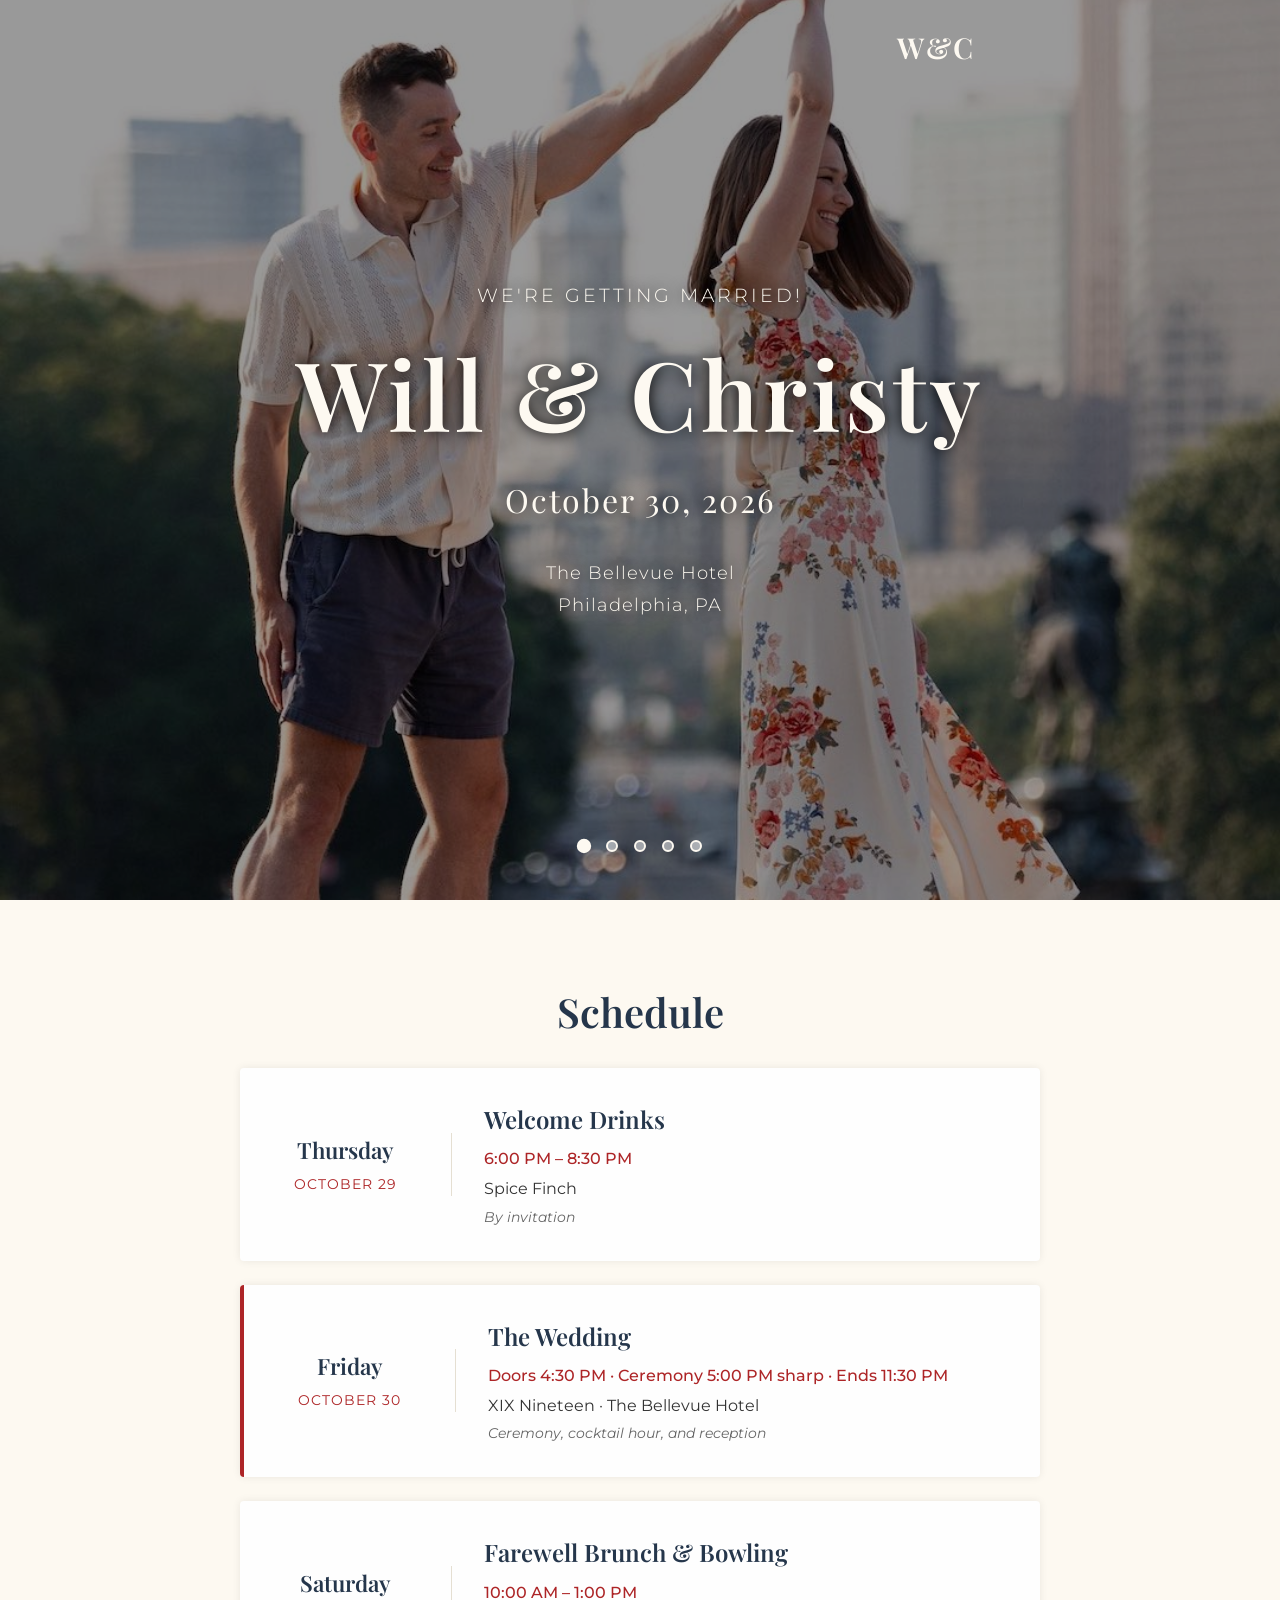
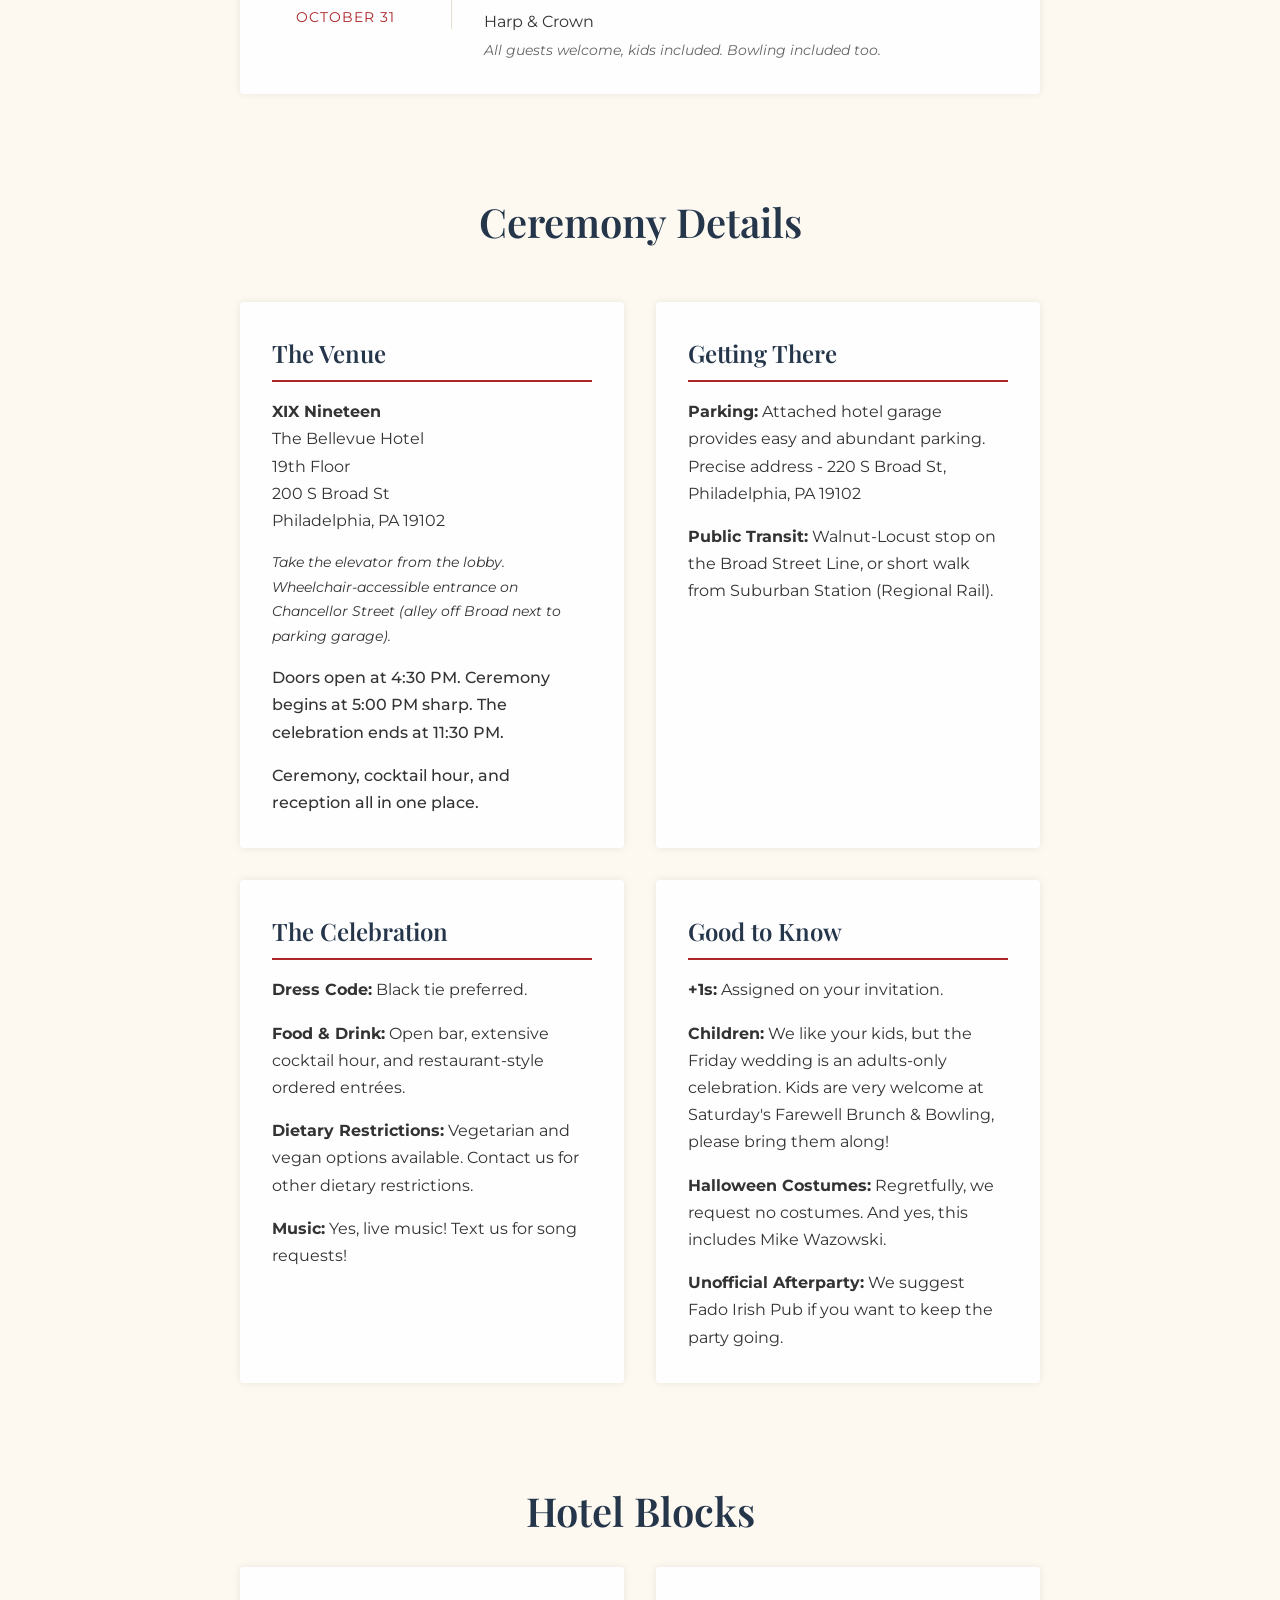
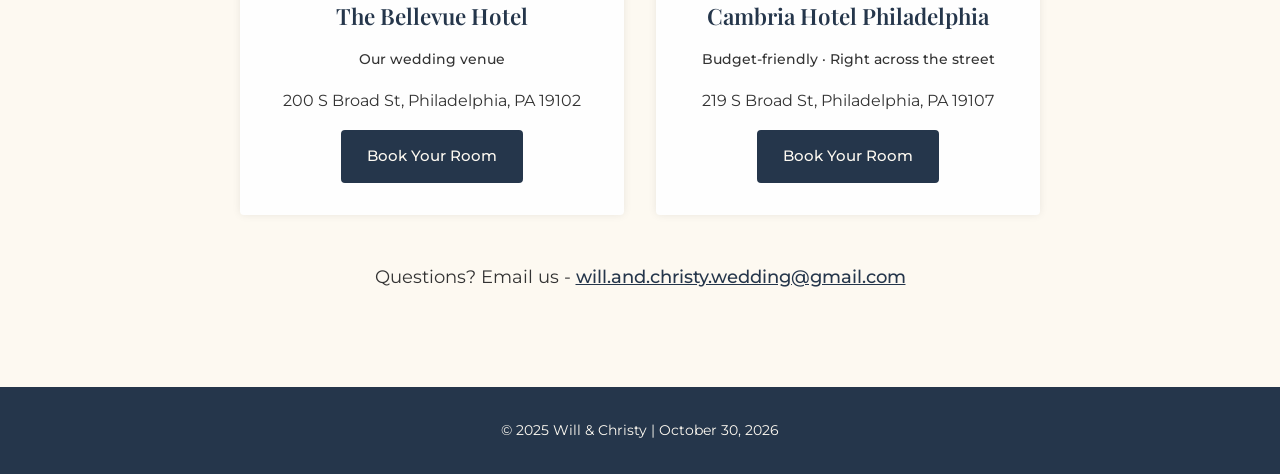
<file: index.html>
<!DOCTYPE html>
<html lang="en">
<head>
    <meta charset="UTF-8">
    <meta name="viewport" content="width=device-width, initial-scale=1.0">
    <title>Will & Christy | October 30, 2026</title>
    <link rel="icon" href="favicon.svg" type="image/svg+xml">
    <link rel="preconnect" href="https://fonts.googleapis.com">
    <link rel="preconnect" href="https://fonts.gstatic.com" crossorigin>
    <link href="https://fonts.googleapis.com/css2?family=Playfair+Display:wght@400;500;600;700&family=Montserrat:wght@300;400;500;600&display=swap" rel="stylesheet">
    <link rel="stylesheet" href="styles.css">
</head>
<body>
    <nav class="navbar">
        <div class="nav-left"></div>
        <div class="nav-center">
            <div class="logo">W&C</div>
        </div>
    </nav>

    <section class="hero">
        <div class="hero-overlay"></div>
        <div class="hero-content">
            <p class="hero-subtitle">We're getting married!</p>
            <h1 class="hero-title">Will & Christy</h1>
            <p class="hero-date">October 30, 2026</p>
            <p class="hero-location">The Bellevue Hotel<br>Philadelphia, PA</p>
        </div>
        <div class="carousel-indicators">
            <button class="carousel-dot active" data-slide="0"></button>
            <button class="carousel-dot" data-slide="1"></button>
            <button class="carousel-dot" data-slide="2"></button>
            <button class="carousel-dot" data-slide="3"></button>
            <button class="carousel-dot" data-slide="4"></button>
        </div>
    </section>

    <section id="schedule" class="schedule-section">
        <div class="container">
            <h2>Schedule</h2>
            <div class="schedule-list">
                <div class="schedule-item">
                    <div class="schedule-date">
                        <span class="schedule-day">Thursday</span>
                        <span class="schedule-month">October 29</span>
                    </div>
                    <div class="schedule-details">
                        <h3>Welcome Drinks</h3>
                        <p class="schedule-time">6:00 PM &ndash; 8:30 PM</p>
                        <p class="schedule-location">Spice Finch</p>
                        <p class="schedule-note">By invitation</p>
                    </div>
                </div>
                <div class="schedule-item schedule-item-highlight">
                    <div class="schedule-date">
                        <span class="schedule-day">Friday</span>
                        <span class="schedule-month">October 30</span>
                    </div>
                    <div class="schedule-details">
                        <h3>The Wedding</h3>
                        <p class="schedule-time">Doors 4:30 PM &middot; Ceremony 5:00 PM sharp &middot; Ends 11:30 PM</p>
                        <p class="schedule-location">XIX Nineteen &middot; The Bellevue Hotel</p>
                        <p class="schedule-note">Ceremony, cocktail hour, and reception</p>
                    </div>
                </div>
                <div class="schedule-item">
                    <div class="schedule-date">
                        <span class="schedule-day">Saturday</span>
                        <span class="schedule-month">October 31</span>
                    </div>
                    <div class="schedule-details">
                        <h3>Farewell Brunch & Bowling</h3>
                        <p class="schedule-time">10:00 AM &ndash; 1:00 PM</p>
                        <p class="schedule-location">Harp &amp; Crown</p>
                        <p class="schedule-note">All guests welcome, kids included. Bowling included too.</p>
                    </div>
                </div>
            </div>
        </div>
    </section>

    <section class="details-section">
        <div class="container">
            <h2>Ceremony Details</h2>
            <div class="details-grid">
                <div class="detail-card">
                    <h3>The Venue</h3>
                    <p><strong>XIX Nineteen</strong><br>
                    The Bellevue Hotel<br>
                    19th Floor<br>
                    200 S Broad St<br>
                    Philadelphia, PA 19102</p>
                    <p class="detail-note">Take the elevator from the lobby. Wheelchair-accessible entrance on Chancellor Street (alley off Broad next to parking garage).</p>
                    <p class="detail-highlight">Doors open at 4:30 PM. Ceremony begins at 5:00 PM sharp. The celebration ends at 11:30 PM.</p>
                    <p class="detail-highlight">Ceremony, cocktail hour, and reception all in one place.</p>
                </div>

                <div class="detail-card">
                    <h3>Getting There</h3>
                    <p><strong>Parking:</strong> Attached hotel garage provides easy and abundant parking. Precise address - 220 S Broad St, Philadelphia, PA 19102</p>
                    <p><strong>Public Transit:</strong> Walnut-Locust stop on the Broad Street Line, or short walk from Suburban Station (Regional Rail).</p>
                </div>

                <div class="detail-card">
                    <h3>The Celebration</h3>
                    <p><strong>Dress Code:</strong> Black tie preferred.</p>
                    <p><strong>Food & Drink:</strong> Open bar, extensive cocktail hour, and restaurant-style ordered entrées.</p>
                    <p><strong>Dietary Restrictions:</strong> Vegetarian and vegan options available. Contact us for other dietary restrictions.</p>
                    <p><strong>Music:</strong> Yes, live music! Text us for song requests!</p>
                </div>

                <div class="detail-card halloween-card">
                    <img src="images/mike.png" alt="" class="mike-easter-egg">
                    <div class="card-content">
                        <h3>Good to Know</h3>
                        <p><strong>+1s:</strong> Assigned on your invitation.</p>
                        <p><strong>Children:</strong> We like your kids, but the Friday wedding is an adults-only celebration. Kids are very welcome at Saturday's Farewell Brunch &amp; Bowling, please bring them along!</p>
                        <p><strong>Halloween Costumes:</strong> Regretfully, we request no costumes. And yes, this includes Mike Wazowski.</p>
                        <p><strong>Unofficial Afterparty:</strong> We suggest <a href="https://maps.app.goo.gl/U3RKt4fwpEuKnc7c8" target="_blank" rel="noopener noreferrer">Fado Irish Pub</a> if you want to keep the party going.</p>
                    </div>
                </div>
            </div>
        </div>
    </section>

    <section id="hotels" class="hotel-section">
        <div class="container">
            <h2>Hotel Blocks</h2>
            <div class="hotel-grid">
                <div class="hotel-card">
                    <h3>The Bellevue Hotel</h3>
                    <p class="hotel-highlight">Our wedding venue</p>
                    <p>200 S Broad St, Philadelphia, PA 19102</p>
                    <a href="https://www.hyatt.com/events/en-US/group-booking/PHLPH/G-COVE" target="_blank" rel="noopener noreferrer" class="hotel-book-button">Book Your Room</a>
                </div>
                <div class="hotel-card">
                    <h3>Cambria Hotel Philadelphia</h3>
                    <p class="hotel-highlight">Budget-friendly &middot; Right across the street </p>
                    <p>219 S Broad St, Philadelphia, PA 19107</p>
                    <a href="https://www.choicehotels.com/reservations/groups/KO00Q4" target="_blank" rel="noopener noreferrer" class="hotel-book-button">Book Your Room</a>
                </div>
            </div>
            <p class="contact-note">Questions? Email us - <a href="mailto:will.and.christy.wedding@gmail.com">will.and.christy.wedding@gmail.com</a></p>
        </div>
    </section>

    <footer class="footer">
        <p>&copy; 2025 Will & Christy | October 30, 2026</p>
    </footer>

    <script src="js/main.js"></script>
    <script async src="https://www.googletagmanager.com/gtag/js?id=G-J6Q03JNS0K"></script>
    <script>window.dataLayer = window.dataLayer || [];function gtag(){dataLayer.push(arguments);}gtag('js', new Date());gtag('config', 'G-J6Q03JNS0K');</script>
</body>
</html>
</file>
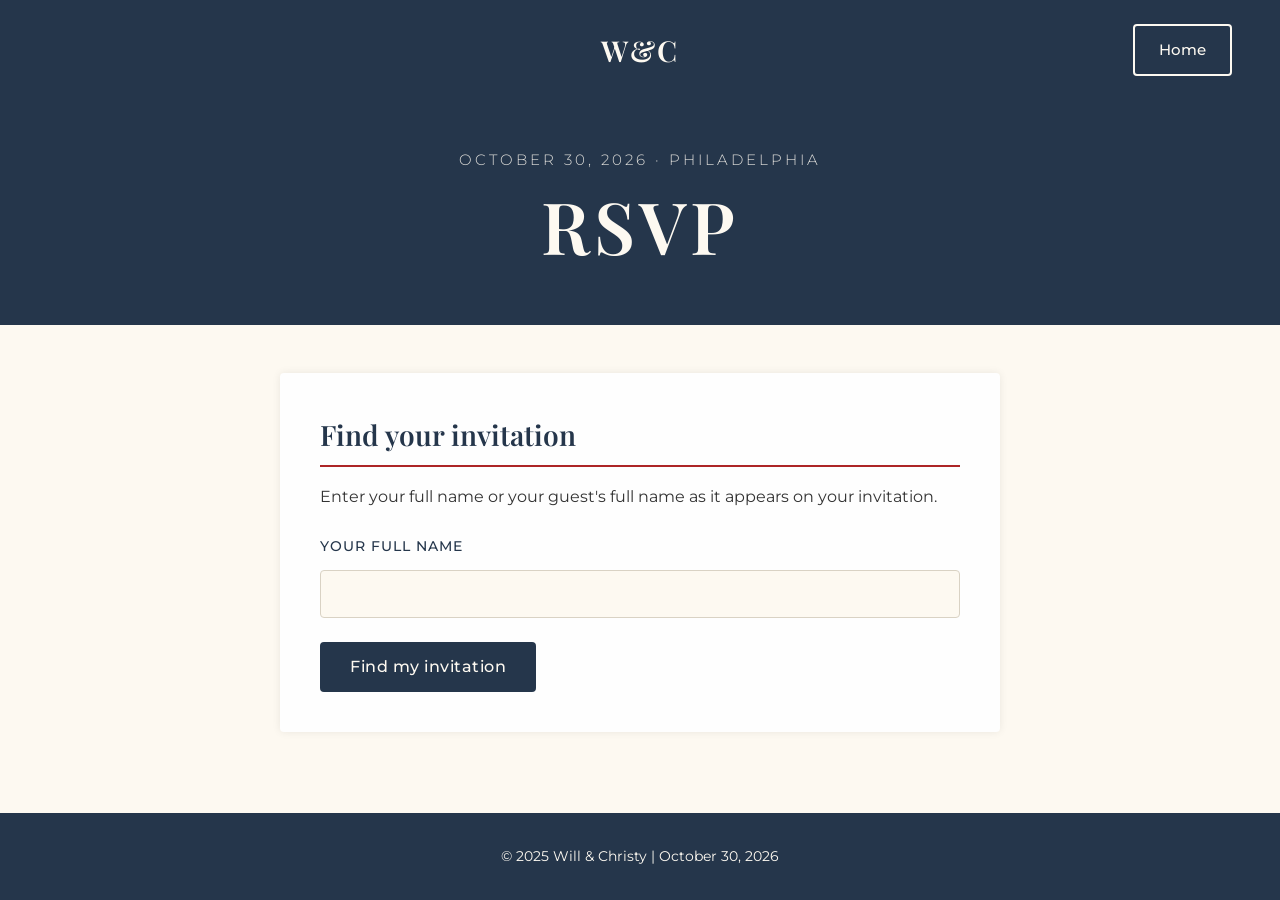
<file: rsvp.html>
<!DOCTYPE html>
<html lang="en">
<head>
    <meta charset="UTF-8">
    <meta name="viewport" content="width=device-width, initial-scale=1.0">
    <title>RSVP | Will & Christy</title>
    <link rel="icon" href="favicon.svg" type="image/svg+xml">
    <link rel="preconnect" href="https://fonts.googleapis.com">
    <link rel="preconnect" href="https://fonts.gstatic.com" crossorigin>
    <link href="https://fonts.googleapis.com/css2?family=Playfair+Display:wght@400;500;600;700&family=Montserrat:wght@300;400;500;600&display=swap" rel="stylesheet">
    <link rel="stylesheet" href="styles.css">
</head>
<body class="rsvp-body">
    <nav class="navbar navbar-solid">
        <div class="nav-left"></div>
        <div class="nav-center">
            <a href="index.html" class="logo logo-dark">W&C</a>
        </div>
        <div class="nav-right">
            <a href="index.html" class="cta-button cta-button-dark">Home</a>
        </div>
    </nav>

    <section class="rsvp-hero">
        <div class="container">
            <p class="rsvp-hero-subtitle">October 30, 2026 &middot; Philadelphia</p>
            <h1 class="rsvp-hero-title">RSVP</h1>
        </div>
    </section>

    <main class="rsvp-main">
        <div class="container">

            <section id="lookup-section" class="rsvp-card">
                <h2>Find your invitation</h2>
                <p>Enter your full name or your guest's full name as it appears on your invitation.</p>
                <form id="lookup-form" class="rsvp-form" novalidate>
                    <label for="lookup-name" class="rsvp-label">Your full name</label>
                    <input type="text" id="lookup-name" name="lookup-name" class="rsvp-input" autocomplete="name" required>
                    <button type="submit" class="rsvp-button" id="lookup-button">Find my invitation</button>
                </form>
                <p id="lookup-error" class="rsvp-inline-error" hidden></p>
            </section>

            <section id="form-section" class="rsvp-card" hidden>
                <h2 id="form-greeting">Welcome</h2>
                <p>Please let us know who will be attending each event. We're so excited to celebrate with you.</p>
                <form id="rsvp-form" class="rsvp-form" novalidate>

                    <fieldset class="rsvp-event">
                        <legend class="rsvp-event-title">The Wedding</legend>
                        <p class="rsvp-event-meta">Friday, October 30 &middot; 5:00 PM &ndash; 11:30 PM (doors 4:30 PM) &middot; XIX Nineteen at The Bellevue</p>
                        <div class="rsvp-people" id="reception-people"></div>
                    </fieldset>

                    <fieldset class="rsvp-event" id="welcome-event" hidden>
                        <legend class="rsvp-event-title">Welcome Drinks</legend>
                        <p class="rsvp-event-meta">Thursday, October 29 &middot; 6:00 PM &ndash; 8:30 PM &middot; Spice Finch</p>
                        <div class="rsvp-people" id="welcome-people"></div>
                    </fieldset>

                    <fieldset class="rsvp-event">
                        <legend class="rsvp-event-title">Farewell Brunch & Bowling</legend>
                        <p class="rsvp-event-meta">Saturday, October 31 &middot; 10:00 AM &ndash; 1:00 PM &middot; Harp & Crown &middot; Kids welcome</p>
                        <div class="rsvp-people" id="brunch-people"></div>
                    </fieldset>

                    <fieldset class="rsvp-event">
                        <legend class="rsvp-event-title">RSVP note</legend>
                        <p class="rsvp-event-meta">Optional &mdash; anything else we should know?</p>
                        <textarea id="rsvp-note" name="rsvp-note" class="rsvp-textarea" rows="4" maxlength="2000"></textarea>
                    </fieldset>

                    <button type="submit" class="rsvp-button" id="submit-button">Submit RSVP</button>
                    <p id="submit-error" class="rsvp-inline-error" hidden></p>
                </form>
            </section>

            <section id="already-section" class="rsvp-card" hidden>
                <h2>You've already RSVPed</h2>
                <p>It looks like an RSVP has already been submitted for your household. If you need to make a change, please email us and we'll take care of it.</p>
                <p><a href="mailto:will.and.christy.wedding@gmail.com" class="rsvp-button rsvp-button-link">Email us</a></p>
                <p><a href="#" id="back-to-lookup" class="rsvp-text-link">Look up a different name</a></p>
            </section>

            <section id="confirmation-section" class="rsvp-card" hidden>
                <h2>Thank you!</h2>
                <p id="confirmation-message">We've received your RSVP. We can't wait to celebrate with you.</p>
                <p>If anything changes, just email us at <a href="mailto:will.and.christy.wedding@gmail.com">will.and.christy.wedding@gmail.com</a>.</p>
                <p><a href="index.html" class="rsvp-button rsvp-button-link">Back to home</a></p>
            </section>

        </div>
    </main>

    <footer class="footer">
        <p>&copy; 2025 Will & Christy | October 30, 2026</p>
    </footer>

    <script src="js/rsvp.js"></script>
    <script async src="https://www.googletagmanager.com/gtag/js?id=G-J6Q03JNS0K"></script>
    <script>window.dataLayer = window.dataLayer || [];function gtag(){dataLayer.push(arguments);}gtag('js', new Date());gtag('config', 'G-J6Q03JNS0K');</script>
</body>
</html>
</file>
<file: styles.css>
/* ===================================
   CSS Variables - Color Palette
   =================================== */
:root {
    --primary: #25364b;
    --light: #fdf9f1;
    --tertiary: #ad2527;
    --white: #FEFEFE;
    --hero-overlay: rgba(0, 0, 0, 0.4);
    --border-radius: 4px;
}

/* ===================================
   Global Styles
   =================================== */
* {
    margin: 0;
    padding: 0;
    box-sizing: border-box;
}

body {
    font-family: 'Montserrat', sans-serif;
    color: #333;
    line-height: 1.6;
}

h1, h2, h3, h4, h5, h6 {
    font-family: 'Playfair Display', serif;
    font-weight: 600;
}

a {
    text-decoration: none;
    color: inherit;
}

/* ===================================
   Navigation Bar
   =================================== */
.navbar {
    position: absolute;
    top: 0;
    left: 0;
    right: 0;
    display: flex;
    justify-content: space-between;
    align-items: center;
    padding: 1.5rem 3rem;
    z-index: 1000;
    background: transparent;
}

.nav-left,
.nav-center,
.nav-right {
    flex: 1;
}

.nav-center {
    display: flex;
    justify-content: center;
}

.nav-right {
    display: flex;
    justify-content: flex-end;
}

.logo {
    font-family: 'Playfair Display', serif;
    font-size: 1.8rem;
    font-weight: 600;
    color: var(--light);
    letter-spacing: 2px;
}

.cta-button {
    background-color: var(--light);
    color: var(--primary);
    padding: 0.75rem 1.5rem;
    border-radius: var(--border-radius);
    font-weight: 500;
    font-size: 0.95rem;
    transition: all 0.3s ease;
    border: 2px solid var(--light);
}

.cta-button:hover {
    background-color: transparent;
    color: var(--light);
    border-color: var(--light);
}

/* ===================================
   Hero Section
   =================================== */
.hero {
    position: relative;
    height: 100vh;
    display: flex;
    align-items: center;
    justify-content: center;
    background-image: url('images/hero-1-landscape.jpeg');
    background-size: cover;
    background-position: center;
    background-repeat: no-repeat;
}

@media (orientation: portrait) {
    .hero {
        background-image: url('images/hero-1-portrait.jpeg');
    }
}

.hero::before {
    content: '';
    position: absolute;
    top: 0;
    left: 0;
    right: 0;
    bottom: 0;
    background-size: cover;
    background-position: center;
    background-repeat: no-repeat;
    opacity: 0;
    transition: opacity 0.5s ease-in-out;
    z-index: 0;
}

.hero-overlay {
    position: absolute;
    top: 0;
    left: 0;
    right: 0;
    bottom: 0;
    background: var(--hero-overlay);
}

.hero-content {
    position: relative;
    z-index: 1;
    text-align: center;
    color: var(--light);
    padding: 2rem;
    text-shadow: 0px 0px 15px #000000;
}

.hero-subtitle {
    font-family: 'Montserrat', sans-serif;
    font-size: 1.2rem;
    font-weight: 300;
    letter-spacing: 3px;
    text-transform: uppercase;
    margin-bottom: 1.5rem;
}

.hero-title {
    font-family: 'Playfair Display', serif;
    font-size: 6rem;
    font-weight: 600;
    letter-spacing: 4px;
    margin-bottom: 1.5rem;
    line-height: 1.2;
}

.hero-date {
    font-family: 'Playfair Display', serif;
    font-size: 2rem;
    font-weight: 400;
    letter-spacing: 2px;
    margin-bottom: 2rem;
}

.hero-location {
    font-family: 'Montserrat', sans-serif;
    font-size: 1.1rem;
    font-weight: 300;
    letter-spacing: 1px;
    line-height: 1.8;
}

/* Carousel Indicators */
.carousel-indicators {
    position: absolute;
    bottom: 3rem;
    left: 50%;
    transform: translateX(-50%);
    display: flex;
    gap: 1rem;
    z-index: 2;
}

.carousel-dot {
    width: 12px;
    height: 12px;
    border-radius: 50%;
    background-color: rgba(255, 255, 255, 0.5);
    border: 2px solid var(--light);
    cursor: pointer;
    transition: all 0.3s ease;
    padding: 0;
}

.carousel-dot:hover {
    background-color: rgba(255, 255, 255, 0.8);
    transform: scale(1.2);
}

.carousel-dot.active {
    background-color: var(--light);
    transform: scale(1.2);
}

/* ===================================
   Event Details Section
   =================================== */
.details-section {
    padding: 3rem 2rem;
    background-color: var(--light);
}

.details-section h2 {
    font-size: 2.5rem;
    color: var(--primary);
    text-align: center;
    margin-bottom: 3rem;
}

.details-grid {
    display: grid;
    grid-template-columns: repeat(auto-fit, minmax(300px, 1fr));
    gap: 2rem;
    max-width: 1200px;
    margin: 0 auto;
}

.detail-card {
    background-color: var(--white);
    padding: 2rem;
    border-radius: var(--border-radius);
    box-shadow: 0 0 8px rgba(0, 0, 0, 0.08);
}

.detail-card h3 {
    font-size: 1.5rem;
    color: var(--primary);
    margin-bottom: 1rem;
    border-bottom: 2px solid var(--tertiary);
    padding-bottom: 0.5rem;
}

.detail-card p {
    margin-bottom: 1rem;
    line-height: 1.7;
    color: #333;
}

.detail-card p:last-child {
    margin-bottom: 0;
}

.detail-note {
    font-size: 0.9rem;
    color: #666;
    font-style: italic;
}

.detail-highlight {
    color: var(--tertiary);
    font-weight: 500;
}

.detail-card.coming-soon {
    border: 2px dashed #cfc5b6;
}

.detail-card ul {
    list-style: none;
    padding: 0;
    margin: 0;
}

.detail-card ul li {
    padding: 0.5rem 0;
    padding-left: 1.5rem;
    position: relative;
}

.detail-card ul li::before {
    content: "•";
    position: absolute;
    left: 0;
    color: var(--tertiary);
    font-weight: bold;
}

.halloween-card {
    position: relative;
    overflow: visible;
    background: transparent;
    box-shadow: none;
    padding: 0!important;
}

.halloween-card .card-content {
    background-color: var(--white);
    padding: 2rem;
    border-radius: var(--border-radius);
    box-shadow: 0 0 8px rgba(0, 0, 0, 0.08);
    position: relative;
    z-index: 2;
}

.mike-easter-egg {
    top: 0;
    left: 10px;
    position: absolute;
    width: 80px;
    height: auto;
    transform: rotate(-35deg);
    position: absolute;
    z-index: 1;
    pointer-events: none;
}

/* ===================================
   Schedule Section
   =================================== */
.schedule-section {
    padding: 5rem 2rem 3rem 2rem;
    background-color: var(--light);
    text-align: center;
}

.schedule-section h2 {
    font-size: 2.5rem;
    color: var(--primary);
    margin-bottom: 1.5rem;
}

.schedule-section > .container > p {
    font-size: 1.1rem;
    margin-bottom: 2.5rem;
}

.schedule-list {
    display: flex;
    flex-direction: column;
    gap: 1.5rem;
    text-align: left;
}

.schedule-item {
    background-color: var(--white);
    padding: 2rem;
    border-radius: var(--border-radius);
    box-shadow: 0 0 8px rgba(0, 0, 0, 0.08);
    display: grid;
    grid-template-columns: 180px 1fr;
    gap: 2rem;
    align-items: center;
}

.schedule-item-highlight {
    border-left: 4px solid var(--tertiary);
}

.schedule-date {
    display: flex;
    flex-direction: column;
    align-items: center;
    text-align: center;
    padding-right: 2rem;
    border-right: 1px solid #e5dfd2;
}

.schedule-day {
    font-family: 'Playfair Display', serif;
    font-size: 1.4rem;
    color: var(--primary);
    font-weight: 600;
}

.schedule-month {
    font-family: 'Montserrat', sans-serif;
    font-size: 0.9rem;
    color: var(--tertiary);
    letter-spacing: 1px;
    text-transform: uppercase;
    margin-top: 0.25rem;
}

.schedule-details h3 {
    font-family: 'Playfair Display', serif;
    font-size: 1.5rem;
    color: var(--primary);
    margin-bottom: 0.5rem;
}

.schedule-time {
    color: var(--tertiary);
    font-weight: 500;
    margin-bottom: 0.25rem !important;
}

.schedule-location {
    color: #333;
    margin-bottom: 0.25rem !important;
}

.schedule-note {
    font-size: 0.9rem;
    color: #666;
    font-style: italic;
    margin-bottom: 0 !important;
}

/* ===================================
   Registry Card
   =================================== */
.registry-links {
    display: flex;
    flex-direction: column;
    gap: 0.75rem;
    margin-top: 1rem;
}

.registry-link {
    display: block;
    background-color: var(--primary);
    color: var(--light);
    padding: 0.75rem 1.5rem;
    border-radius: var(--border-radius);
    font-weight: 500;
    font-size: 0.95rem;
    text-align: center;
    transition: all 0.3s ease;
    border: 2px solid var(--primary);
}

.registry-link:hover {
    background-color: transparent;
    color: var(--primary);
}

/* ===================================
   Hotel Blocks Section
   =================================== */
.hotel-section {
    padding: 3rem 2rem 4rem 2rem;
    background-color: var(--light);
    text-align: center;
}

.container {
    max-width: 800px;
    margin: 0 auto;
}

.hotel-section h2 {
    font-size: 2.5rem;
    color: var(--primary);
    margin-bottom: 1.5rem;
}

.hotel-section > .container > p {
    font-size: 1.1rem;
    margin-bottom: 2rem;
}

.hotel-grid {
    display: grid;
    grid-template-columns: 1fr 1fr;
    gap: 2rem;
    margin-bottom: 2rem;
}

.hotel-card {
    background-color: var(--white);
    padding: 2rem;
    border-radius: var(--border-radius);
    box-shadow: 0 0 8px rgba(0, 0, 0, 0.08);
}

.hotel-card h3 {
    font-family: 'Playfair Display', serif;
    font-size: 1.4rem;
    color: var(--primary);
    margin-bottom: 0.75rem;
}

.hotel-highlight {
    color: var(--tertiary);
    font-weight: 500;
    font-size: 0.9rem;
    margin-bottom: 0.5rem;
}

.hotel-card p {
    margin-bottom: 1rem;
    line-height: 1.7;
    color: #333;
}

.hotel-book-button {
    display: inline-block;
    background-color: var(--primary);
    color: var(--light);
    padding: 0.75rem 1.5rem;
    border-radius: var(--border-radius);
    font-weight: 500;
    font-size: 0.95rem;
    transition: all 0.3s ease;
    border: 2px solid var(--primary);
}

.hotel-book-button:hover {
    background-color: transparent;
    color: var(--primary);
}

.hotel-coming-soon {
    display: inline-block;
    font-style: italic;
    color: #999;
    font-size: 0.9rem;
    padding: 0.75rem 0;
}

.contact-note {
    font-size: 0.95rem;
    margin-top: 3rem;
}

.contact-note a {
    color: var(--primary);
    font-weight: 500;
    text-decoration: underline;
}

.contact-note a:hover {
    color: var(--tertiary);
}

/* ===================================
   Footer
   =================================== */
.footer {
    background-color: var(--primary);
    color: var(--light);
    text-align: center;
    padding: 2rem;
    font-size: 0.9rem;
}

/* ===================================
   Responsive Design - Mobile
   =================================== */
@media (max-width: 768px) {
    .navbar {
        padding: 1rem 1.5rem;
        flex-wrap: wrap;
    }

    .logo {
        font-size: 1.4rem;
    }

    .cta-button {
        padding: 0.6rem 1rem;
        font-size: 0.85rem;
    }

    .hero-subtitle {
        font-size: 0.9rem;
        letter-spacing: 2px;
    }

    .hero-title {
        font-size: 3rem;
        letter-spacing: 2px;
        /* idk why but it looks not centered horizontally. I measured it and it actually is centered. Optical illusion. */
        transform: translate(1px, 0);
    }

    .hero-date {
        font-size: 1.3rem;
    }

    .hero-location {
        font-size: 0.95rem;
    }

    .hotel-section {
        padding: 2rem 1.5rem;
    }

    .hotel-section h2 {
        font-size: 2rem;
    }

    .hotel-grid {
        grid-template-columns: 1fr;
    }

    .schedule-section {
        padding: 3rem 1.5rem 2rem 1.5rem;
    }

    .schedule-section h2 {
        font-size: 2rem;
    }

    .schedule-item {
        grid-template-columns: 1fr;
        gap: 1rem;
        padding: 1.5rem;
    }

    .schedule-date {
        flex-direction: row;
        justify-content: center;
        gap: 0.5rem;
        padding-right: 0;
        padding-bottom: 1rem;
        border-right: none;
        border-bottom: 1px solid #e5dfd2;
    }

    .schedule-month {
        margin-top: 0;
    }

    .schedule-details h3 {
        font-size: 1.3rem;
    }

    .details-section {
        padding: 3rem 1.5rem;
    }

    .details-section h2 {
        font-size: 2rem;
    }

    .details-grid {
        grid-template-columns: 1fr;
        gap: 1.5rem;
    }

    .detail-card {
        padding: 1.5rem;
    }

    .detail-card h3 {
        font-size: 1.3rem;
    }

    .carousel-indicators {
        bottom: 2rem;
        gap: 0.8rem;
    }

    .carousel-dot {
        width: 10px;
        height: 10px;
    }
}

@media (max-width: 480px) {
    .navbar {
        padding: 1rem;
    }

    .nav-left {
        display: none;
    }

    .nav-center,
    .nav-right {
        flex: 1;
    }

    .logo {
        font-size: 1.2rem;
    }

    .cta-button {
        padding: 0.5rem 0.8rem;
        font-size: 0.75rem;
    }

    .hero-title {
        font-size: 2.5rem;
    }

    .hero-date {
        font-size: 1.1rem;
    }

    .hotel-card {
        padding: 1.5rem;
    }

    .details-section {
        padding: 2rem 1rem;
    }

    .details-section h2 {
        font-size: 1.8rem;
        margin-bottom: 2rem;
    }

    .details-grid {
        gap: 1rem;
    }

    .detail-card {
        padding: 1.25rem;
    }

    .detail-card h3 {
        font-size: 1.2rem;
    }
}

/* ===================================
   RSVP Page
   =================================== */
.rsvp-body {
    background-color: var(--light);
    min-height: 100vh;
    display: flex;
    flex-direction: column;
}

.navbar-solid {
    position: relative;
    background-color: var(--primary);
}

.logo-dark {
    color: var(--light);
}

.cta-button-dark {
    background-color: transparent;
    color: var(--light);
    border-color: var(--light);
}

.cta-button-dark:hover {
    background-color: var(--light);
    color: var(--primary);
}

.rsvp-hero {
    background-color: var(--primary);
    color: var(--light);
    text-align: center;
    padding: 3rem 2rem 4rem 2rem;
}

.rsvp-hero-subtitle {
    font-family: 'Montserrat', sans-serif;
    font-size: 0.95rem;
    font-weight: 300;
    letter-spacing: 3px;
    text-transform: uppercase;
    margin-bottom: 1rem;
    opacity: 0.85;
}

.rsvp-hero-title {
    font-family: 'Playfair Display', serif;
    font-size: 4.5rem;
    font-weight: 600;
    letter-spacing: 4px;
    line-height: 1;
}

.rsvp-main {
    flex: 1;
    padding: 3rem 2rem 4rem 2rem;
}

.rsvp-card {
    background-color: var(--white);
    padding: 2.5rem;
    border-radius: var(--border-radius);
    box-shadow: 0 0 8px rgba(0, 0, 0, 0.08);
    max-width: 720px;
    margin: 0 auto;
}

.rsvp-card h2 {
    font-size: 1.75rem;
    color: var(--primary);
    margin-bottom: 1rem;
    border-bottom: 2px solid var(--tertiary);
    padding-bottom: 0.5rem;
}

.rsvp-card p {
    margin-bottom: 1rem;
    line-height: 1.7;
}

.rsvp-card p:last-child {
    margin-bottom: 0;
}

.rsvp-form {
    margin-top: 1.5rem;
    display: flex;
    flex-direction: column;
    gap: 1.5rem;
}

.rsvp-label {
    font-size: 0.9rem;
    font-weight: 500;
    letter-spacing: 1px;
    text-transform: uppercase;
    color: var(--primary);
    margin-bottom: -0.75rem;
}

.rsvp-input,
.rsvp-textarea {
    width: 100%;
    padding: 0.85rem 1rem;
    font-family: 'Montserrat', sans-serif;
    font-size: 1rem;
    color: #333;
    background-color: var(--light);
    border: 1px solid #d9d2c4;
    border-radius: var(--border-radius);
    transition: border-color 0.2s ease, box-shadow 0.2s ease;
}

.rsvp-input:focus,
.rsvp-textarea:focus {
    outline: none;
    border-color: var(--primary);
    box-shadow: 0 0 0 3px rgba(37, 54, 75, 0.12);
}

.rsvp-textarea {
    resize: vertical;
    min-height: 100px;
}

.rsvp-button {
    background-color: var(--primary);
    color: var(--light);
    padding: 0.85rem 1.75rem;
    border-radius: var(--border-radius);
    font-weight: 500;
    font-size: 1rem;
    font-family: 'Montserrat', sans-serif;
    letter-spacing: 0.5px;
    border: 2px solid var(--primary);
    cursor: pointer;
    transition: all 0.3s ease;
    align-self: flex-start;
}

.rsvp-button:hover:not(:disabled) {
    background-color: transparent;
    color: var(--primary);
}

.rsvp-button:disabled {
    opacity: 0.6;
    cursor: not-allowed;
}

.rsvp-button-link {
    display: inline-block;
    text-align: center;
}

.rsvp-text-link {
    color: var(--primary);
    text-decoration: underline;
    font-size: 0.95rem;
}

.rsvp-text-link:hover {
    color: var(--tertiary);
}

.rsvp-inline-error {
    color: var(--tertiary);
    font-size: 0.95rem;
    margin-top: -0.5rem;
}

.rsvp-event {
    border: none;
    border-top: 1px solid #e5dfd2;
    padding: 1.5rem 0 0 0;
    margin: 0;
}

.rsvp-event:first-of-type {
    border-top: none;
    padding-top: 0;
}

.rsvp-event-title {
    font-family: 'Playfair Display', serif;
    font-size: 1.4rem;
    color: var(--primary);
    font-weight: 600;
    margin-bottom: 0.25rem;
    padding: 0;
}

.rsvp-event-meta {
    font-size: 0.9rem;
    color: #666;
    font-style: italic;
    margin-bottom: 1rem !important;
}

.rsvp-people {
    display: flex;
    flex-direction: column;
    gap: 0.75rem;
}

.rsvp-person {
    display: flex;
    align-items: center;
    justify-content: space-between;
    gap: 1rem;
    flex-wrap: wrap;
}

.rsvp-person-name {
    font-weight: 500;
    color: var(--primary);
}

.rsvp-choices {
    display: flex;
    gap: 0.5rem;
}

.rsvp-choice {
    position: relative;
    display: inline-flex;
    align-items: center;
    justify-content: center;
    padding: 0.5rem 1.1rem;
    border: 1px solid #d9d2c4;
    border-radius: var(--border-radius);
    background-color: var(--light);
    font-size: 0.9rem;
    cursor: pointer;
    transition: all 0.2s ease;
    min-width: 120px;
}

.rsvp-choice input {
    position: absolute;
    opacity: 0;
    pointer-events: none;
}

.rsvp-choice:hover {
    border-color: var(--primary);
}

.rsvp-choice:has(input:checked) {
    background-color: var(--primary);
    color: var(--light);
    border-color: var(--primary);
}

.rsvp-choice:focus-within {
    box-shadow: 0 0 0 3px rgba(37, 54, 75, 0.18);
}

@media (max-width: 600px) {
    .rsvp-hero {
        padding: 2rem 1.5rem 3rem 1.5rem;
    }

    .rsvp-hero-title {
        font-size: 3rem;
        letter-spacing: 2px;
    }

    .rsvp-main {
        padding: 2rem 1rem 3rem 1rem;
    }

    .rsvp-card {
        padding: 1.5rem;
    }

    .rsvp-card h2 {
        font-size: 1.4rem;
    }

    .rsvp-event-title {
        font-size: 1.2rem;
    }

    .rsvp-person {
        flex-direction: column;
        align-items: flex-start;
        gap: 0.5rem;
    }

    .rsvp-choices {
        width: 100%;
    }

    .rsvp-choice {
        flex: 1;
        min-width: 0;
        padding: 0.6rem 0.5rem;
    }

    .rsvp-button {
        width: 100%;
    }
}
</file>
